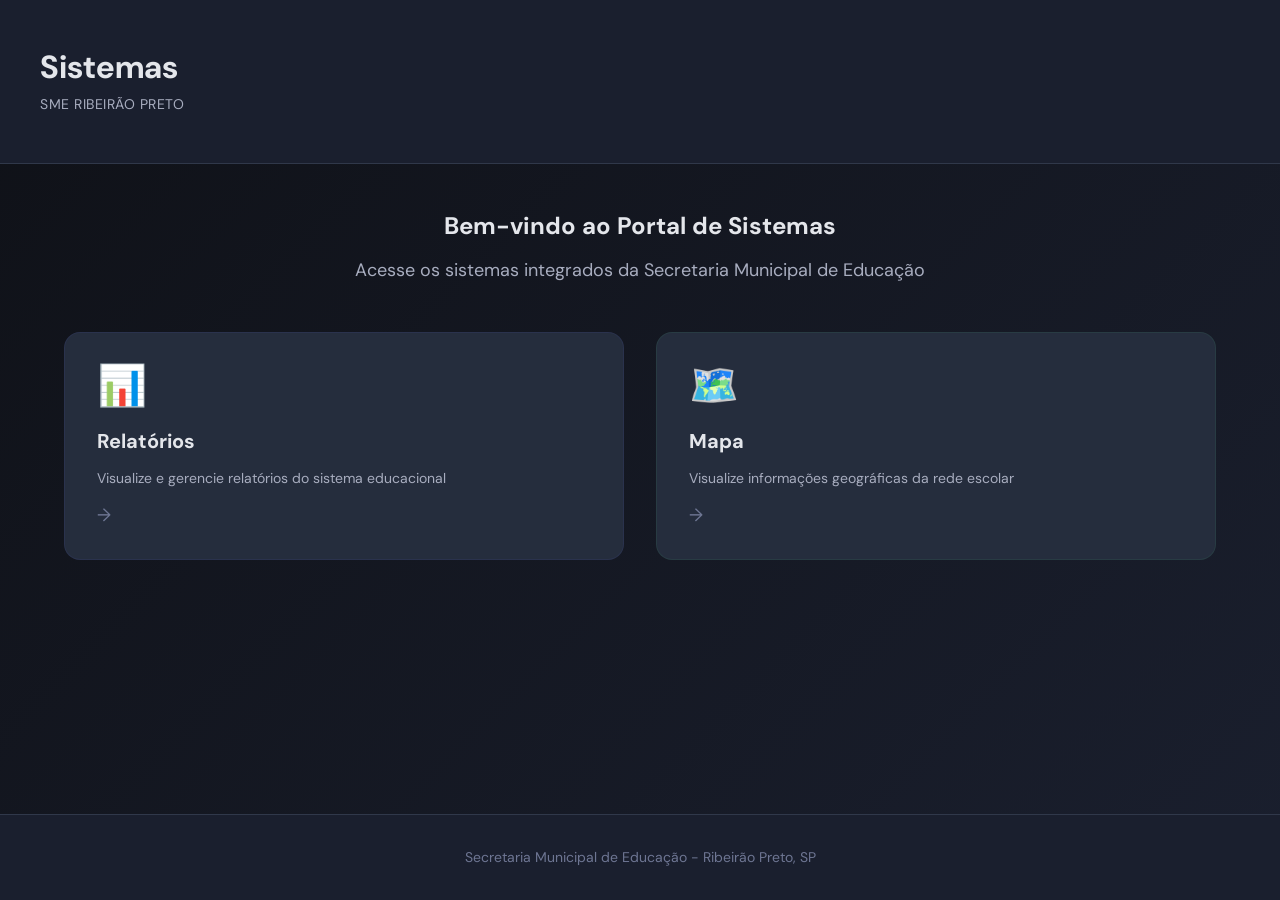
<file: index.html>
<!DOCTYPE html>
<html lang="pt-BR">
<head>
    <meta charset="UTF-8" />
    <meta name="viewport" content="width=device-width, initial-scale=1.0" />
    <title>Sistemas - SME Ribeirão Preto</title>
    
    <link rel="preconnect" href="https://fonts.googleapis.com" />
    <link rel="preconnect" href="https://fonts.gstatic.com" crossorigin />
    <link 
      href="https://fonts.googleapis.com/css2?family=DM+Mono:wght@400;500&family=DM+Sans:wght@400;500;700&display=swap" 
      rel="stylesheet" 
    />

    <style>
        :root {
            /* Core colors */
            --color-bg-primary: #0f1117;
            --color-bg-secondary: #1a1f2e;
            --color-bg-tertiary: #252d3d;
            
            /* Text colors */
            --color-text-primary: #e4e6eb;
            --color-text-secondary: #a8adbf;
            --color-text-tertiary: #6e7693;
            
            /* Accent */
            --color-accent: #5a67d8;
            --color-accent-hover: #4c51bf;
            --color-accent-light: #6b7ee8;
            
            /* Status colors */
            --color-success: #48bb78;
            --color-warning: #ed8936;
            --color-error: #f56565;
            
            /* Borders */
            --color-border: #30384a;
            
            /* Spacing */
            --spacing-xs: 0.25rem;
            --spacing-sm: 0.5rem;
            --spacing-md: 1rem;
            --spacing-lg: 1.5rem;
            --spacing-xl: 2rem;
            --spacing-2xl: 3rem;
            
            /* Typography */
            --font-display: 'DM Sans', sans-serif;
            --font-body: 'DM Sans', sans-serif;
            --font-mono: 'DM Mono', monospace;
            
            --font-size-xs: 0.75rem;
            --font-size-sm: 0.875rem;
            --font-size-base: 1rem;
            --font-size-lg: 1.125rem;
            --font-size-xl: 1.25rem;
            --font-size-2xl: 1.5rem;
            --font-size-3xl: 2rem;
            
            /* Line heights */
            --line-height-tight: 1.2;
            --line-height-normal: 1.5;
            --line-height-relaxed: 1.75;
            
            /* Border radius */
            --radius-sm: 4px;
            --radius-md: 8px;
            --radius-lg: 12px;
            --radius-xl: 16px;
            
            /* Transitions */
            --transition-fast: 150ms ease;
            --transition-base: 300ms ease;
            --transition-slow: 500ms ease;
        }

        @media (prefers-reduced-motion: reduce) {
            * {
                animation-duration: 0.01ms !important;
                animation-iteration-count: 1 !important;
                transition-duration: 0.01ms !important;
            }
        }

        * {
            margin: 0;
            padding: 0;
            box-sizing: border-box;
        }

        html {
            scroll-behavior: smooth;
        }

        body {
            background: linear-gradient(135deg, var(--color-bg-primary) 0%, var(--color-bg-secondary) 100%);
            color: var(--color-text-primary);
            font-family: var(--font-body);
            font-size: var(--font-size-base);
            line-height: var(--line-height-normal);
            -webkit-font-smoothing: antialiased;
            -moz-osx-font-smoothing: grayscale;
            min-height: 100vh;
            display: flex;
            flex-direction: column;
        }

        h1, h2, h3, h4, h5, h6 {
            font-family: var(--font-display);
            font-weight: 700;
            line-height: var(--line-height-tight);
        }

        h1 {
            font-size: var(--font-size-3xl);
        }

        h2 {
            font-size: var(--font-size-2xl);
        }

        h3 {
            font-size: var(--font-size-xl);
        }

        a {
            color: var(--color-accent);
            text-decoration: none;
            transition: color var(--transition-fast);
        }

        a:hover {
            color: var(--color-accent-light);
        }

        a:focus-visible {
            outline: 2px solid var(--color-accent);
            outline-offset: 2px;
            border-radius: var(--radius-sm);
        }

        button {
            font-family: inherit;
            font-size: inherit;
            border: none;
            background: none;
            cursor: pointer;
        }

        ::-webkit-scrollbar {
            width: 8px;
            height: 8px;
        }

        ::-webkit-scrollbar-track {
            background: var(--color-bg-primary);
        }

        ::-webkit-scrollbar-thumb {
            background: var(--color-border);
            border-radius: var(--radius-sm);
        }

        ::-webkit-scrollbar-thumb:hover {
            background: var(--color-text-tertiary);
        }

        /* Header */
        .header {
            padding: var(--spacing-2xl) var(--spacing-lg);
            border-bottom: 1px solid var(--color-border);
            background: var(--color-bg-secondary);
        }

        .header-content {
            max-width: 1200px;
            margin: 0 auto;
        }

        .header h1 {
            color: var(--color-text-primary);
            margin-bottom: var(--spacing-sm);
        }

        .header p {
            color: var(--color-text-secondary);
            font-size: var(--font-size-sm);
            text-transform: uppercase;
            letter-spacing: 0.5px;
        }

        /* Main content */
        .main {
            flex: 1;
            padding: var(--spacing-2xl) var(--spacing-lg);
            max-width: 1200px;
            margin: 0 auto;
            width: 100%;
        }

        .intro {
            text-align: center;
            margin-bottom: var(--spacing-2xl);
        }

        .intro h2 {
            color: var(--color-text-primary);
            margin-bottom: var(--spacing-md);
        }

        .intro p {
            color: var(--color-text-secondary);
            font-size: var(--font-size-lg);
        }

        /* Grid */
        .grid {
            display: grid;
            grid-template-columns: repeat(auto-fit, minmax(300px, 1fr));
            gap: var(--spacing-xl);
            margin-bottom: var(--spacing-2xl);
        }

        /* Cards */
        .card {
            position: relative;
            padding: var(--spacing-xl);
            border-radius: var(--radius-xl);
            background: var(--color-bg-tertiary);
            border: 1px solid var(--color-border);
            text-align: left;
            transition: all var(--transition-base);
            display: flex;
            flex-direction: column;
            gap: var(--spacing-md);
            cursor: pointer;
        }

        .card:hover {
            border-color: var(--color-accent);
            transform: translateY(-4px);
            background: var(--color-bg-secondary);
        }

        .card:focus-visible {
            outline: 2px solid var(--color-accent);
            outline-offset: 2px;
        }

        .card:disabled {
            opacity: 0.7;
            cursor: not-allowed;
        }

        .card-icon {
            font-size: 2.5rem;
            line-height: 1;
            margin-bottom: var(--spacing-sm);
        }

        .card h3 {
            color: var(--color-text-primary);
            margin: 0;
        }

        .card p {
            color: var(--color-text-secondary);
            font-size: var(--font-size-sm);
            margin: 0;
            flex-grow: 1;
        }

        .card-arrow {
            color: var(--color-text-tertiary);
            font-size: var(--font-size-lg);
            transition: all var(--transition-base);
        }

        .card:hover .card-arrow {
            color: var(--color-accent);
            transform: translateX(4px);
        }

        /* Color variants */
        .card--accent {
            border-color: rgba(90, 103, 216, 0.1);
        }

        .card--accent:hover {
            border-color: var(--color-accent);
            box-shadow: 0 0 20px rgba(90, 103, 216, 0.1);
        }

        .card--success {
            border-color: rgba(72, 187, 120, 0.1);
        }

        .card--success:hover {
            border-color: var(--color-success);
            box-shadow: 0 0 20px rgba(72, 187, 120, 0.1);
        }

        /* Footer */
        .footer {
            padding: var(--spacing-xl) var(--spacing-lg);
            border-top: 1px solid var(--color-border);
            background: var(--color-bg-secondary);
            text-align: center;
            color: var(--color-text-tertiary);
            font-size: var(--font-size-sm);
            margin-top: auto;
        }

        /* Loading indicator */
        .loading-indicator {
            position: fixed;
            top: 0;
            left: 0;
            right: 0;
            height: 3px;
            background: linear-gradient(
                90deg,
                var(--color-accent),
                var(--color-accent-light),
                var(--color-accent)
            );
            animation: loading 0.8s ease-in-out;
        }

        @keyframes loading {
            0% {
                width: 0;
            }
            50% {
                width: 70%;
            }
            100% {
                width: 100%;
            }
        }

        /* Responsive */
        @media (max-width: 768px) {
            .header {
                padding: var(--spacing-xl) var(--spacing-md);
            }

            .header h1 {
                font-size: var(--font-size-2xl);
            }

            .main {
                padding: var(--spacing-xl) var(--spacing-md);
            }

            .grid {
                grid-template-columns: 1fr;
                gap: var(--spacing-lg);
            }

            .card {
                padding: var(--spacing-lg);
            }

            .intro {
                margin-bottom: var(--spacing-xl);
            }

            .intro h2 {
                font-size: var(--font-size-2xl);
            }

            .intro p {
                font-size: var(--font-size-base);
            }
        }

        @media (max-width: 480px) {
            .header h1 {
                font-size: var(--font-size-2xl);
            }

            .main {
                padding: var(--spacing-lg) var(--spacing-md);
            }

            .card {
                padding: var(--spacing-md);
                gap: var(--spacing-sm);
            }

            .card h3 {
                font-size: var(--font-size-lg);
            }

            .footer {
                padding: var(--spacing-lg) var(--spacing-md);
                font-size: var(--font-size-xs);
            }
        }
    </style>
</head>
<body>
    <header class="header">
        <div class="header-content">
            <h1>Sistemas</h1>
            <p>SME Ribeirão Preto</p>
        </div>
    </header>

    <main class="main">
        <div class="intro">
            <h2>Bem-vindo ao Portal de Sistemas</h2>
            <p>Acesse os sistemas integrados da Secretaria Municipal de Educação</p>
        </div>

        <div class="grid" id="sistemas-grid"></div>
    </main>

    <footer class="footer">
        <p>Secretaria Municipal de Educação - Ribeirão Preto, SP</p>
    </footer>

    <div class="loading-indicator" id="loading" style="display: none;"></div>

    <script>
        const sistemas = [
            {
                id: 'relatorios',
                name: 'Relatórios',
                description: 'Visualize e gerencie relatórios do sistema educacional',
                icon: '📊',
                url: 'https://script.google.com/macros/s/AKfycbydArqsFE8fCijWuc_st3Kd3jbQaUWRyEnQja-Nh2dOaKueuV_jX0iaDyToMKRXjKHO/exec',
                color: 'accent'
            },
            {
                id: 'mapa',
                name: 'Mapa',
                description: 'Visualize informações geográficas da rede escolar',
                icon: '🗺️',
                url: 'https://script.google.com/a/macros/educacao.pmrp.sp.gov.br/s/AKfycbzjQwLUW_h8t6x6NeOGaptdbIm5rVjOGDAF1BlYI3n58od0A6t-LpJO3rE26GMZ_VzM/exec',
                color: 'success'
            }
        ];

        const grid = document.getElementById('sistemas-grid');
        const loading = document.getElementById('loading');

        sistemas.forEach((sistema) => {
            const card = document.createElement('button');
            card.className = `card card--${sistema.color}`;
            card.setAttribute('aria-label', `Acessar ${sistema.name}`);
            
            card.innerHTML = `
                <div class="card-icon">${sistema.icon}</div>
                <h3>${sistema.name}</h3>
                <p>${sistema.description}</p>
                <div class="card-arrow">→</div>
            `;

            card.addEventListener('click', () => {
                loading.style.display = 'block';
                setTimeout(() => {
                    window.location.href = sistema.url;
                }, 300);
            });

            grid.appendChild(card);
        });
    </script>
</body>
</html>
</file>
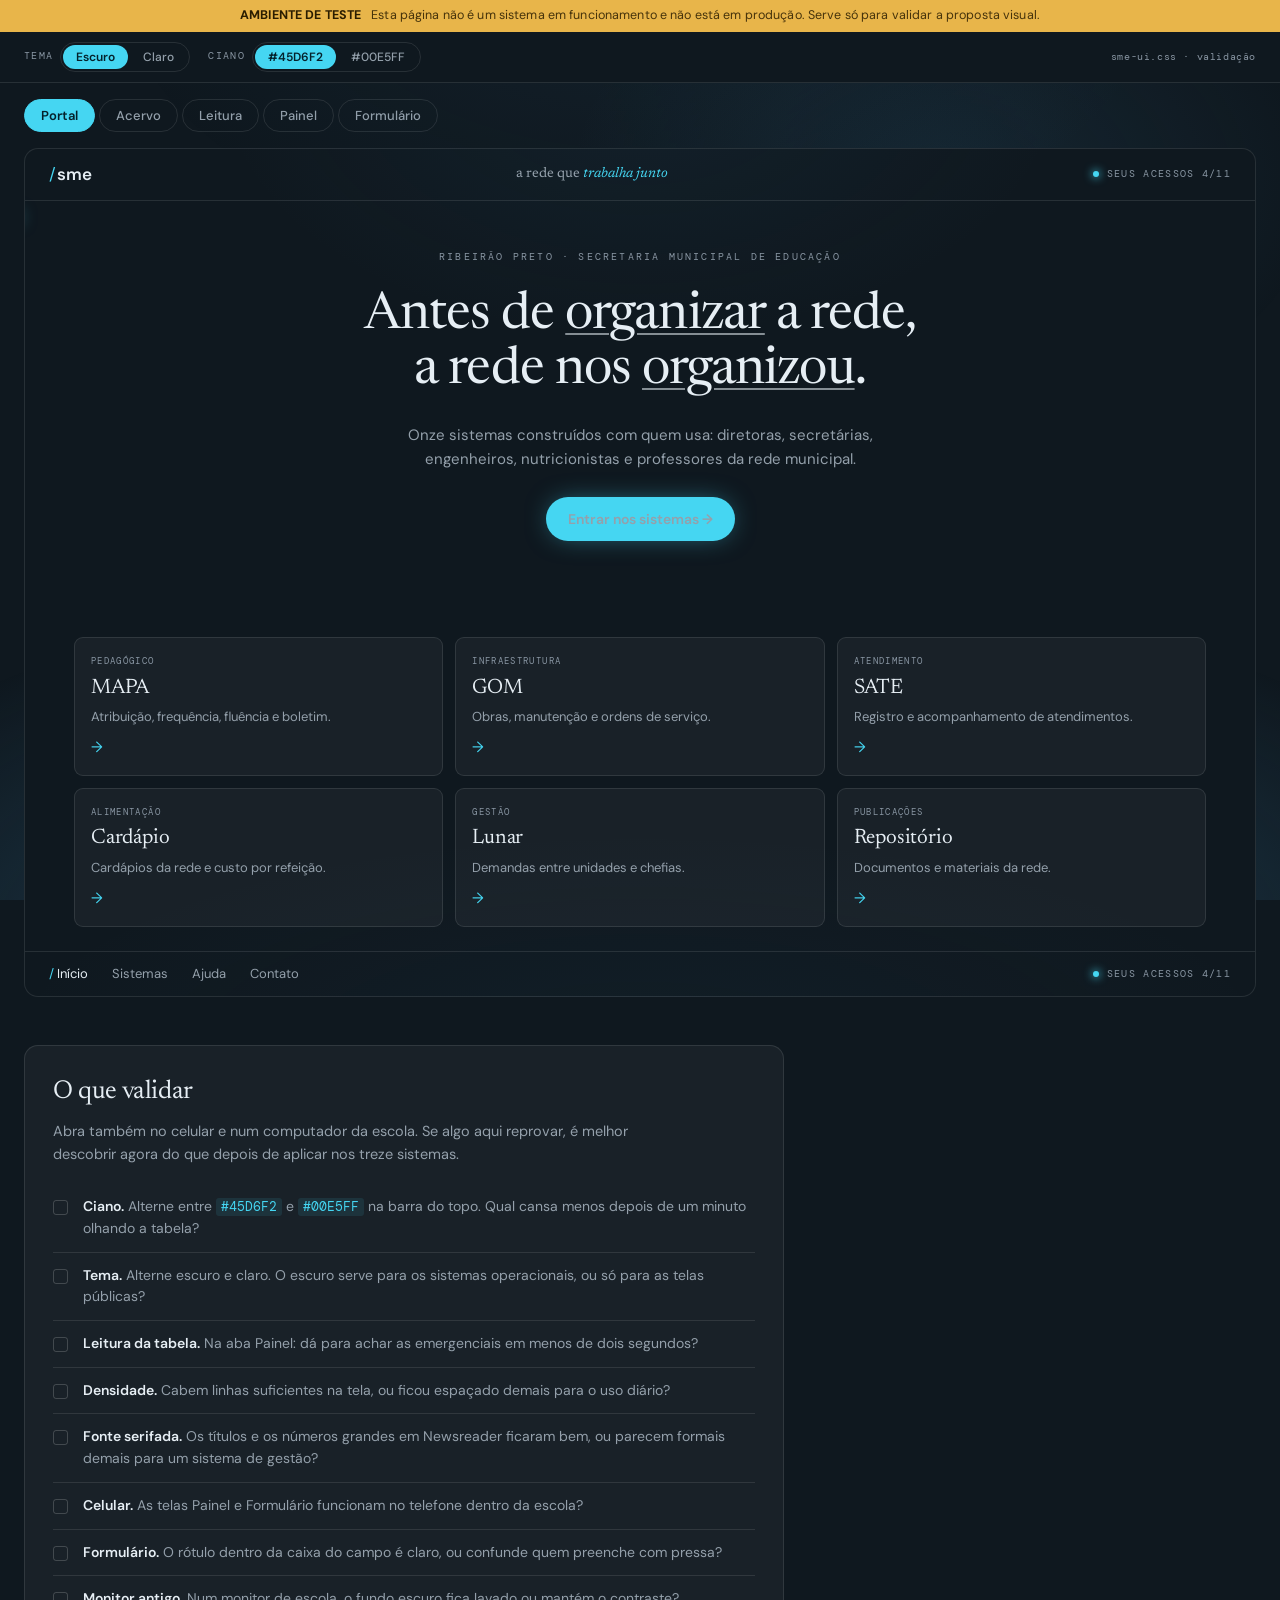
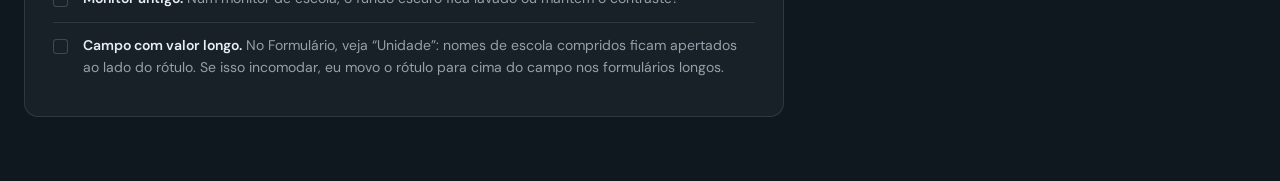
<file: teste-visual.html>
<!DOCTYPE html>
<html lang="pt-BR" data-tema="escuro" data-acento="ciano">
<head>
<meta charset="UTF-8">
<meta name="viewport" content="width=device-width, initial-scale=1">
<meta name="robots" content="noindex, nofollow">
<title>Teste visual — Sistemas SME Ribeirão Preto</title>

<link rel="preconnect" href="https://fonts.googleapis.com">
<link rel="preconnect" href="https://fonts.gstatic.com" crossorigin>
<link href="https://fonts.googleapis.com/css2?family=DM+Mono:wght@400;500&family=DM+Sans:opsz,wght@9..40,400;9..40,500;9..40,600;9..40,700&family=Newsreader:opsz,wght@6..72,300;6..72,400;6..72,500&display=swap" rel="stylesheet">

<link rel="stylesheet" href="sme-ui.css">

<style>
  /* ---- Estilos APENAS da página de teste. Nada aqui vai para produção. ---- */
  body{ margin:0; min-height:100vh; display:flex; flex-direction:column; }

  /* faixa de aviso — deixa claro que não é o sistema real */
  .t-aviso{
    position:sticky; top:0; z-index:50;
    display:flex; align-items:center; justify-content:center; gap:10px;
    flex-wrap:wrap; text-align:center;
    padding:7px 16px;
    background:#E8B54A; color:#2A1D00;
    font:600 12.5px/1.4 "DM Sans",system-ui,sans-serif;
    letter-spacing:.01em;
  }
  .t-aviso b{ font-weight:700; }
  .t-aviso span{ font-weight:400; opacity:.85; }

  /* barra de controles de validação */
  .t-barra{
    position:sticky; top:31px; z-index:49;
    display:flex; align-items:center; gap:18px; flex-wrap:wrap;
    padding:10px 24px;
    background:var(--sme-fundo);
    border-bottom:1px solid var(--sme-borda);
  }
  .t-grupo{ display:flex; align-items:center; gap:7px; }
  .t-grupo > span{
    font-family:var(--sme-mono); font-size:9.5px; letter-spacing:.14em;
    text-transform:uppercase; color:var(--sme-texto-3);
  }
  .t-opcoes{ display:flex; border:1px solid var(--sme-borda); border-radius:999px; padding:2px; gap:2px; }
  .t-opcoes button{
    border:0; background:transparent; cursor:pointer;
    font:500 12px/1 "DM Sans",system-ui,sans-serif;
    color:var(--sme-texto-2); padding:6px 13px; border-radius:999px;
    transition:background .2s, color .2s;
  }
  .t-opcoes button[aria-pressed="true"]{ background:var(--sme-acento); color:var(--sme-acento-tinta); font-weight:600; }
  .t-barra .t-espaco{ flex:1; }
  .t-versao{ font-family:var(--sme-mono); font-size:10px; color:var(--sme-texto-3); letter-spacing:.06em; }

  /* abas de tela */
  .t-abas{ display:flex; gap:4px; flex-wrap:wrap; padding:16px 24px 0; }
  .t-abas button{
    border:1px solid var(--sme-borda); background:transparent; cursor:pointer;
    font:500 13px/1 "DM Sans",system-ui,sans-serif; color:var(--sme-texto-2);
    padding:9px 16px; border-radius:999px; transition:all .2s;
  }
  .t-abas button:hover{ color:var(--sme-texto); border-color:var(--sme-borda-forte); }
  .t-abas button[aria-selected="true"]{
    background:var(--sme-acento); border-color:var(--sme-acento);
    color:var(--sme-acento-tinta); font-weight:600;
  }

  /* moldura da tela demonstrada */
  .t-palco{ padding:16px 24px 40px; flex:1; }
  .t-tela{
    border:1px solid var(--sme-borda);
    border-radius:14px;
    overflow:hidden;
    position:relative;
    background:var(--sme-fundo);
    background-image:
      radial-gradient(52% 46% at 50% -8%, rgba(var(--sme-halo),var(--sme-halo-forca)) 0%, rgba(var(--sme-halo),0) 66%),
      radial-gradient(74% 36% at 50% 106%, rgba(var(--sme-halo),calc(var(--sme-halo-forca) * .7)) 0%, rgba(var(--sme-halo),0) 70%);
  }
  .t-tela[hidden]{ display:none; }

  /* combinação folha clara sobre o mundo escuro */
  .t-sobreposto{ display:flex; gap:0; min-height:440px; }
  .t-fundo{ flex:1; min-width:0; filter:blur(2.5px) saturate(.85); opacity:.6; pointer-events:none; }
  .t-frente{ width:min(560px,58%); flex:none; }
  .t-frente .sme-folha{ border-radius:0; height:100%; box-shadow:none; padding-right:62px; }

  /* trilho vertical de progresso de leitura */
  .t-trilho{
    position:absolute; right:14px; top:50%;
    transform:translateY(-50%) rotate(180deg);
    writing-mode:vertical-rl;
    font-family:var(--sme-mono); font-size:9px; letter-spacing:.16em;
    text-transform:uppercase; color:#9AA2A9;
    display:flex; align-items:center; gap:16px;
  }
  .t-trilho em{ font-style:normal; color:#0F72A8; }

  /* fotos falsas: coloridas por baixo do filtro cinza */
  .f1{ background:linear-gradient(145deg,#c9a27a,#5a3f2e 55%,#8f6a4a); }
  .f2{ background:linear-gradient(120deg,#4a6a80,#a9c2cf 40%,#26383f); }
  .f3{ background:linear-gradient(200deg,#b09a6a,#4a4a2e 70%,#7d7a52); }
  .f4{ background:linear-gradient(160deg,#8a6f9c,#33263d 60%,#6b5a7a); }

  /* checklist de validação */
  .t-check{ padding:8px 24px 64px; }
  .t-check .t-caixa{
    border:1px solid var(--sme-borda); border-radius:14px;
    background:var(--sme-superficie);
    padding:26px 28px;
    max-width:760px;
  }
  .t-check h2{
    font-family:var(--sme-serifada); font-weight:400; font-size:26px;
    letter-spacing:-.015em; margin:0 0 6px;
  }
  .t-check p{ margin:0; color:var(--sme-texto-2); font-size:14.5px; max-width:62ch; }
  .t-check ul{ margin:18px 0 0; padding:0; list-style:none; }
  .t-check li{
    position:relative;
    padding:12px 0 12px 30px;
    border-bottom:1px solid var(--sme-borda);
    font-size:14px; line-height:1.55; color:var(--sme-texto-2);
  }
  .t-check li:last-child{ border-bottom:0; }
  .t-check li::before{
    content:""; position:absolute; left:0; top:16px;
    width:15px; height:15px;
    border:1px solid var(--sme-borda-forte); border-radius:3px;
  }
  .t-check li b{ color:var(--sme-texto); font-weight:600; }
  .t-check code{
    font-family:var(--sme-mono); font-size:12.5px;
    color:var(--sme-acento);
    background:rgba(var(--sme-acento-rgb),.10);
    padding:1px 5px; border-radius:3px;
  }

  @media (max-width:720px){
    .t-barra{ top:44px; padding:10px 16px; gap:12px; }
    .t-abas,.t-palco,.t-check{ padding-left:16px; padding-right:16px; }
    .t-sobreposto{ flex-direction:column; }
    .t-fundo{ display:none; }
    .t-frente{ width:100%; }
    .t-frente .sme-folha{ padding-right:var(--sme-e4); }
    .t-trilho{ display:none; }
  }
</style>
</head>

<body class="sme">

<div class="t-aviso">
  <b>AMBIENTE DE TESTE</b>
  <span>Esta página não é um sistema em funcionamento e não está em produção. Serve só para validar a proposta visual.</span>
</div>

<div class="t-barra">
  <div class="t-grupo">
    <span>Tema</span>
    <div class="t-opcoes" id="ctl-tema">
      <button type="button" data-v="escuro" aria-pressed="true">Escuro</button>
      <button type="button" data-v="claro" aria-pressed="false">Claro</button>
    </div>
  </div>
  <div class="t-grupo">
    <span>Ciano</span>
    <div class="t-opcoes" id="ctl-acento">
      <button type="button" data-v="ciano" aria-pressed="true">#45D6F2</button>
      <button type="button" data-v="neon" aria-pressed="false">#00E5FF</button>
    </div>
  </div>
  <div class="t-espaco"></div>
  <span class="t-versao">sme-ui.css · validação</span>
</div>

<nav class="t-abas" role="tablist" aria-label="Telas de teste">
  <button type="button" role="tab" aria-selected="true"  data-tela="portal">Portal</button>
  <button type="button" role="tab" aria-selected="false" data-tela="acervo">Acervo</button>
  <button type="button" role="tab" aria-selected="false" data-tela="leitura">Leitura</button>
  <button type="button" role="tab" aria-selected="false" data-tela="painel">Painel</button>
  <button type="button" role="tab" aria-selected="false" data-tela="formulario">Formulário</button>
</nav>

<main class="t-palco">

  <!-- ═══════════ PORTAL ═══════════ -->
  <section class="t-tela" id="tela-portal" role="tabpanel" aria-label="Portal de sistemas">
    <span class="sme-cometa" aria-hidden="true"></span>

    <header class="sme-topo">
      <a class="sme-marca" href="#"><em>/</em>sme</a>
      <div class="sme-topo-centro">a rede que <b>trabalha junto</b></div>
      <span class="sme-contador">SEUS ACESSOS 4/11</span>
    </header>

    <div class="sme-heroi">
      <div class="sme-desde">Ribeirão Preto · Secretaria Municipal de Educação</div>
      <h1 class="sme-titulo sme-titulo--g">
        Antes de <span class="sme-enfase">organizar</span> a rede,<br>
        a rede nos <span class="sme-enfase">organizou</span>.
      </h1>
      <p>Onze sistemas construídos com quem usa: diretoras, secretárias, engenheiros, nutricionistas e professores da rede municipal.</p>
      <p style="margin-top:26px"><a class="sme-botao" href="#tela-acervo">Entrar nos sistemas →</a></p>
    </div>

    <div class="sme-muro sme-muro--inclinado sme-muro--3col">
      <button class="sme-cartao" type="button">
        <span class="sme-faisca"></span>
        <span class="sme-cartao-grupo">Pedagógico</span>
        <span class="sme-cartao-titulo">MAPA</span>
        <span class="sme-cartao-desc">Atribuição, frequência, fluência e boletim.</span>
        <span class="sme-cartao-seta">→</span>
      </button>
      <button class="sme-cartao" type="button">
        <span class="sme-faisca"></span>
        <span class="sme-cartao-grupo">Infraestrutura</span>
        <span class="sme-cartao-titulo">GOM</span>
        <span class="sme-cartao-desc">Obras, manutenção e ordens de serviço.</span>
        <span class="sme-cartao-seta">→</span>
      </button>
      <button class="sme-cartao" type="button">
        <span class="sme-faisca"></span>
        <span class="sme-cartao-grupo">Atendimento</span>
        <span class="sme-cartao-titulo">SATE</span>
        <span class="sme-cartao-desc">Registro e acompanhamento de atendimentos.</span>
        <span class="sme-cartao-seta">→</span>
      </button>
      <button class="sme-cartao" type="button">
        <span class="sme-faisca"></span>
        <span class="sme-cartao-grupo">Alimentação</span>
        <span class="sme-cartao-titulo">Cardápio</span>
        <span class="sme-cartao-desc">Cardápios da rede e custo por refeição.</span>
        <span class="sme-cartao-seta">→</span>
      </button>
      <button class="sme-cartao" type="button">
        <span class="sme-faisca"></span>
        <span class="sme-cartao-grupo">Gestão</span>
        <span class="sme-cartao-titulo">Lunar</span>
        <span class="sme-cartao-desc">Demandas entre unidades e chefias.</span>
        <span class="sme-cartao-seta">→</span>
      </button>
      <button class="sme-cartao" type="button">
        <span class="sme-faisca"></span>
        <span class="sme-cartao-grupo">Publicações</span>
        <span class="sme-cartao-titulo">Repositório</span>
        <span class="sme-cartao-desc">Documentos e materiais da rede.</span>
        <span class="sme-cartao-seta">→</span>
      </button>
    </div>

    <footer class="sme-rodape">
      <nav class="sme-menu">
        <a href="#" aria-current="page">Início</a>
        <a href="#">Sistemas</a>
        <a href="#">Ajuda</a>
        <a href="#">Contato</a>
      </nav>
      <span class="sme-contador">SEUS ACESSOS 4/11</span>
    </footer>
  </section>

  <!-- ═══════════ ACERVO ═══════════ -->
  <section class="t-tela" id="tela-acervo" role="tabpanel" aria-label="Acervo do repositório" hidden>
    <span class="sme-cometa" aria-hidden="true"></span>

    <header class="sme-topo">
      <a class="sme-marca" href="#"><em>/</em>sme</a>
      <div class="sme-topo-centro">acervo <b>da rede</b></div>
      <span class="sme-contador">LIDOS 6/48</span>
    </header>

    <div class="sme-larg" style="padding-top:28px">
      <p class="sme-rotulo sme-rotulo--linha">Publicações da Secretaria</p>
      <h2 class="sme-titulo sme-titulo--m" style="margin-top:14px">O que a rede escreveu sobre a própria rede</h2>
    </div>

    <div class="sme-muro sme-muro--inclinado sme-muro--3col">
      <button class="sme-cartao" type="button">
        <span class="sme-faisca"></span>
        <span class="sme-cartao-titulo">Alfabetização nos anos iniciais</span>
        <span class="sme-autoria">
          <span class="sme-avatar f1"></span>
          <span><span class="sme-autoria-nome">Coordenadoria Pedagógica</span><br><span class="sme-autoria-papel">Caderno · 2025</span></span>
        </span>
      </button>
      <button class="sme-cartao" type="button">
        <span class="sme-faisca"></span>
        <span class="sme-foto f2"></span>
        <span class="sme-cartao-titulo">Semana da Educação Municipal</span>
        <span class="sme-autoria">
          <span class="sme-avatar f3"></span>
          <span><span class="sme-autoria-nome">Assessoria de Comunicação</span><br><span class="sme-autoria-papel">Registro · 2024</span></span>
        </span>
      </button>
      <button class="sme-cartao" type="button" aria-current="true">
        <span class="sme-faisca"></span>
        <span class="sme-cartao-titulo">Currículo de Ribeirão Preto</span>
        <span class="sme-autoria">
          <span class="sme-avatar f2"></span>
          <span><span class="sme-autoria-nome">Departamento Pedagógico</span><br><span class="sme-autoria-papel">Documento · 2023</span></span>
        </span>
      </button>
      <button class="sme-cartao" type="button">
        <span class="sme-faisca"></span>
        <span class="sme-foto f3"></span>
        <span class="sme-cartao-titulo">Educação especial: práticas na rede</span>
        <span class="sme-autoria">
          <span class="sme-avatar f4"></span>
          <span><span class="sme-autoria-nome">Educação Especial</span><br><span class="sme-autoria-papel">Relato · 2025</span></span>
        </span>
      </button>
      <button class="sme-cartao" type="button">
        <span class="sme-faisca"></span>
        <span class="sme-cartao-titulo">Guia de acolhimento de novos professores</span>
        <span class="sme-autoria">
          <span class="sme-avatar f1"></span>
          <span><span class="sme-autoria-nome">Formação Continuada</span><br><span class="sme-autoria-papel">Guia · 2025</span></span>
        </span>
      </button>
      <button class="sme-cartao" type="button">
        <span class="sme-faisca"></span>
        <span class="sme-foto f4"></span>
        <span class="sme-cartao-titulo">Revista da Educação nº 12</span>
        <span class="sme-autoria">
          <span class="sme-avatar f2"></span>
          <span><span class="sme-autoria-nome">Assessoria de Comunicação</span><br><span class="sme-autoria-papel">Revista · 2026</span></span>
        </span>
      </button>
    </div>

    <footer class="sme-rodape">
      <nav class="sme-menu">
        <a href="#">Início</a>
        <a href="#" aria-current="page">Acervo</a>
        <a href="#">Coleções</a>
        <a href="#">Enviar material</a>
      </nav>
      <span class="sme-contador">LIDOS 6/48</span>
    </footer>
  </section>

  <!-- ═══════════ LEITURA ═══════════ -->
  <section class="t-tela" id="tela-leitura" role="tabpanel" aria-label="Artigo aberto" hidden>
    <div class="t-sobreposto">
      <div class="t-fundo" aria-hidden="true">
        <header class="sme-topo">
          <a class="sme-marca" href="#"><em>/</em>sme</a>
          <div class="sme-topo-centro">revista <b>da educação</b></div>
        </header>
        <div class="sme-muro sme-muro--inclinado">
          <div class="sme-cartao"><span class="sme-cartao-titulo">Alfabetização nos anos iniciais</span></div>
          <div class="sme-cartao" aria-current="true"><span class="sme-cartao-titulo">A escola que escuta antes de decidir</span></div>
          <div class="sme-cartao"><span class="sme-foto f3"></span><span class="sme-cartao-titulo">Educação especial</span></div>
          <div class="sme-cartao"><span class="sme-cartao-titulo">Guia de acolhimento de novos professores</span></div>
          <div class="sme-cartao"><span class="sme-foto f1"></span><span class="sme-cartao-titulo">Revista da Educação nº 12</span></div>
          <div class="sme-cartao"><span class="sme-cartao-titulo">Boas práticas de gestão escolar</span></div>
        </div>
      </div>

      <article class="t-frente">
        <div class="sme-folha">
          <h1 class="sme-folha-titulo">A escola que escuta antes de decidir</h1>

          <div class="sme-folha-assinatura" style="margin-top:18px">
            <span class="sme-avatar f2"></span>
            <span>
              <span class="sme-autoria-nome">Marta Ribeiro</span><br>
              <span class="sme-autoria-papel">Diretora · EMEF Prof. João Palma Guião</span>
            </span>
          </div>

          <p class="sme-rotulo" style="margin:22px 0 12px">Introdução</p>

          <p class="sme-folha-abertura">Assumi a direção em fevereiro achando que meu trabalho era decidir rápido. Levei um ano para entender que era decidir depois — depois de ouvir as pessoas que já estavam ali.</p>

          <p class="sme-folha-par">A primeira reunião foi um desastre. Eu tinha um plano de quinze páginas e trinta professores em silêncio na minha frente. Ninguém discordou de nada, e foi exatamente esse o problema.</p>

          <p class="sme-folha-par">Uma professora me procurou depois, no corredor. Disse que o plano era bom, mas que a escola já tinha tentado aquilo em 2019 e não funcionou por um motivo que não estava em lugar nenhum do papel.</p>

          <p class="sme-folha-par sme-folha-par--adiante">Perguntei por que ela não tinha falado na reunião. Ela respondeu que ninguém tinha perguntado. Foi a frase mais cara que já ouvi na minha carreira, e ela não custou nada.</p>

          <p class="sme-folha-par sme-folha-par--adiante">A partir dali mudei o formato. Toda proposta passa por três semanas de conversa antes de virar documento.</p>

          <div class="t-trilho" aria-hidden="true">
            <span>Tempo de leitura 4:20</span>
            <em>32% lido</em>
          </div>
        </div>
      </article>
    </div>
  </section>

  <!-- ═══════════ PAINEL ═══════════ -->
  <section class="t-tela" id="tela-painel" role="tabpanel" aria-label="Painel operacional" hidden>
    <span class="sme-cometa" aria-hidden="true"></span>

    <header class="sme-topo">
      <a class="sme-marca" href="#"><em>/</em>gom</a>
      <div class="sme-topo-centro">obras e <b>manutenção</b></div>
      <span class="sme-contador">SUA EQUIPE 12 ABERTAS</span>
    </header>

    <div style="padding:24px">
      <div style="display:flex;align-items:flex-end;justify-content:space-between;gap:18px;flex-wrap:wrap;margin-bottom:20px">
        <div>
          <h2 class="sme-titulo sme-titulo--m">Demandas em aberto</h2>
          <p class="sme-apoio" style="font-size:13px;margin:5px 0 0">Atualizado há 4 minutos · 217 registros</p>
        </div>
        <div style="display:flex;gap:7px;flex-wrap:wrap">
          <button class="sme-filtro" type="button" aria-pressed="true">Todas</button>
          <button class="sme-filtro" type="button" aria-pressed="false">Emergenciais</button>
          <button class="sme-filtro" type="button" aria-pressed="false">Aguardando orçamento</button>
          <button class="sme-filtro" type="button" aria-pressed="false">Minha equipe</button>
        </div>
      </div>

      <div class="sme-kpis" style="margin-bottom:20px">
        <div class="sme-kpi">
          <span class="sme-kpi-rotulo">Em atendimento</span>
          <span class="sme-kpi-valor">142</span>
          <svg class="sme-mini" viewBox="0 0 120 26" preserveAspectRatio="none" aria-hidden="true">
            <path d="M0,20 L20,17 L40,19 L60,12 L80,14 L100,8 L120,6 L120,26 L0,26 Z" fill="rgba(var(--sme-acento-rgb),.13)"/>
            <path d="M0,20 L20,17 L40,19 L60,12 L80,14 L100,8 L120,6" fill="none" stroke="var(--sme-acento)" stroke-width="1.4"/>
            <circle cx="120" cy="6" r="2.3" fill="var(--sme-acento)"/>
          </svg>
          <span class="sme-kpi-nota"><span class="sme-alta">▲ <b>12</b></span> na semana</span>
        </div>
        <div class="sme-kpi">
          <span class="sme-kpi-rotulo">Emergenciais</span>
          <span class="sme-kpi-valor">18</span>
          <svg class="sme-mini" viewBox="0 0 120 26" preserveAspectRatio="none" aria-hidden="true">
            <path d="M0,22 L20,21 L40,18 L60,19 L80,13 L100,10 L120,4 L120,26 L0,26 Z" fill="rgba(240,119,107,.14)"/>
            <path d="M0,22 L20,21 L40,18 L60,19 L80,13 L100,10 L120,4" fill="none" stroke="var(--sme-critico)" stroke-width="1.4"/>
            <circle cx="120" cy="4" r="2.3" fill="var(--sme-critico)"/>
          </svg>
          <span class="sme-kpi-nota"><span class="sme-baixa">▲ <b>5</b></span> na semana</span>
        </div>
        <div class="sme-kpi">
          <span class="sme-kpi-rotulo">Aguardando orçamento</span>
          <span class="sme-kpi-valor">57</span>
          <svg class="sme-mini" viewBox="0 0 120 26" preserveAspectRatio="none" aria-hidden="true">
            <path d="M0,14 L20,15 L40,13 L60,15 L80,14 L100,13 L120,14" fill="none" stroke="currentColor" stroke-width="1.4" opacity=".4"/>
          </svg>
          <span class="sme-kpi-nota">estável</span>
        </div>
        <div class="sme-kpi">
          <span class="sme-kpi-rotulo">Concluídas no mês</span>
          <span class="sme-kpi-valor">309</span>
          <svg class="sme-mini" viewBox="0 0 120 26" preserveAspectRatio="none" aria-hidden="true">
            <path d="M0,21 L20,18 L40,16 L60,13 L80,11 L100,9 L120,5 L120,26 L0,26 Z" fill="rgba(63,214,154,.14)"/>
            <path d="M0,21 L20,18 L40,16 L60,13 L80,11 L100,9 L120,5" fill="none" stroke="var(--sme-ok)" stroke-width="1.4"/>
            <circle cx="120" cy="5" r="2.3" fill="var(--sme-ok)"/>
          </svg>
          <span class="sme-kpi-nota"><span class="sme-alta">▲ <b>8%</b></span> sobre julho</span>
        </div>
      </div>

      <div class="sme-tabela-caixa sme-rolagem">
        <table class="sme-tabela">
          <thead>
            <tr>
              <th scope="col">Unidade</th>
              <th scope="col">Solicitação</th>
              <th scope="col">Aberta em</th>
              <th scope="col">Dias úteis</th>
              <th scope="col">Equipe</th>
              <th scope="col">Situação</th>
            </tr>
          </thead>
          <tbody>
            <tr class="sme-linha-critica">
              <td class="sme-td-principal sme-td-faixa">EMEF Prof. João Palma Guião</td>
              <td>Infiltração no bloco B</td>
              <td class="sme-td-num">02/08</td><td class="sme-td-num">4</td><td>Equipe 2</td>
              <td><span class="sme-estado sme-estado--critico">Emergencial</span></td>
            </tr>
            <tr class="sme-linha-atencao">
              <td class="sme-td-principal sme-td-faixa">EMEI Jardim Aeroporto</td>
              <td>Troca de luminárias</td>
              <td class="sme-td-num">29/07</td><td class="sme-td-num">8</td><td>Equipe 1</td>
              <td><span class="sme-estado sme-estado--atencao">Orçamento</span></td>
            </tr>
            <tr class="sme-linha-ok">
              <td class="sme-td-principal sme-td-faixa">EMEF Alberto Jorge Franco</td>
              <td>Reparo em portão</td>
              <td class="sme-td-num">27/07</td><td class="sme-td-num">10</td><td>Equipe 3</td>
              <td><span class="sme-estado sme-estado--ok">Em execução</span></td>
            </tr>
            <tr class="sme-linha-ok">
              <td class="sme-td-principal sme-td-faixa">CEI Vila Virgínia</td>
              <td>Vazamento na cozinha</td>
              <td class="sme-td-num">24/07</td><td class="sme-td-num">13</td><td>Equipe 2</td>
              <td><span class="sme-estado sme-estado--ok">Em execução</span></td>
            </tr>
            <tr>
              <td class="sme-td-principal sme-td-faixa">EMEF Dom Luís do Amaral</td>
              <td>Pintura de fachada</td>
              <td class="sme-td-num">18/07</td><td class="sme-td-num">17</td><td>—</td>
              <td><span class="sme-estado sme-estado--neutro">Na fila</span></td>
            </tr>
            <tr>
              <td class="sme-td-principal sme-td-faixa">EMEI Parque Ribeirão</td>
              <td>Manutenção de playground</td>
              <td class="sme-td-num">15/07</td><td class="sme-td-num">19</td><td>—</td>
              <td><span class="sme-estado sme-estado--neutro">Na fila</span></td>
            </tr>
          </tbody>
        </table>
      </div>
    </div>

    <footer class="sme-rodape">
      <nav class="sme-menu">
        <a href="#" aria-current="page">Demandas</a>
        <a href="#">Obras</a>
        <a href="#">Orçamentos</a>
        <a href="#">Saldo</a>
      </nav>
      <span class="sme-contador">SUA EQUIPE 12 ABERTAS</span>
    </footer>
  </section>

  <!-- ═══════════ FORMULÁRIO ═══════════ -->
  <section class="t-tela" id="tela-formulario" role="tabpanel" aria-label="Nova demanda" hidden>
    <div class="t-sobreposto">
      <div class="t-fundo" aria-hidden="true">
        <header class="sme-topo">
          <a class="sme-marca" href="#"><em>/</em>sme</a>
          <div class="sme-topo-centro">gestão de <b>demandas</b></div>
        </header>
        <div style="padding:24px">
          <div class="sme-kpis">
            <div class="sme-kpi"><span class="sme-kpi-rotulo">Em aberto</span><span class="sme-kpi-valor">64</span></div>
            <div class="sme-kpi"><span class="sme-kpi-rotulo">No prazo</span><span class="sme-kpi-valor">51</span></div>
            <div class="sme-kpi"><span class="sme-kpi-rotulo">Vencidas</span><span class="sme-kpi-valor">13</span></div>
          </div>
          <div class="sme-tabela-caixa" style="margin-top:20px">
            <table class="sme-tabela">
              <thead><tr><th>Unidade</th><th>Assunto</th><th>Situação</th></tr></thead>
              <tbody>
                <tr><td class="sme-td-principal">EMEF Palma Guião</td><td>Infiltração no bloco B</td><td><span class="sme-estado sme-estado--critico">Emergencial</span></td></tr>
                <tr><td class="sme-td-principal">EMEI Jardim Aeroporto</td><td>Troca de luminárias</td><td><span class="sme-estado sme-estado--atencao">Orçamento</span></td></tr>
                <tr><td class="sme-td-principal">CEI Vila Virgínia</td><td>Vazamento na cozinha</td><td><span class="sme-estado sme-estado--ok">Em execução</span></td></tr>
                <tr><td class="sme-td-principal">EMEF Dom Luís do Amaral</td><td>Pintura de fachada</td><td><span class="sme-estado sme-estado--neutro">Na fila</span></td></tr>
              </tbody>
            </table>
          </div>
        </div>
      </div>

      <div class="t-frente">
        <form class="sme-folha" onsubmit="return false">
          <h2 class="sme-folha-titulo" style="font-size:26px">Abrir uma nova demanda</h2>
          <p class="sme-apoio" style="color:var(--sme-folha-texto-2);font-size:13.5px;margin-top:10px">
            Descreva o que a unidade precisa. O número da demanda é gerado automaticamente ao enviar.
          </p>

          <p class="sme-rotulo" style="margin:24px 0 14px">Dados da solicitação</p>

          <div class="sme-form">
            <div class="sme-campo">
              <label class="sme-campo-caixa">
                <span class="sme-campo-nome">Unidade<sup>*</sup></span>
                <input type="text" value="EMEF Prof. João Palma Guião">
              </label>
            </div>
            <div class="sme-campo">
              <label class="sme-campo-caixa">
                <span class="sme-campo-nome">Tipo<sup>*</sup></span>
                <select>
                  <option>Manutenção predial</option>
                  <option>Elétrica</option>
                  <option>Hidráulica</option>
                  <option>Emergencial</option>
                </select>
              </label>
            </div>
            <div class="sme-campo">
              <label class="sme-campo-caixa">
                <span class="sme-campo-nome">Assunto<sup>*</sup></span>
                <input type="text" placeholder="ex. Infiltração no bloco B">
              </label>
            </div>
            <div class="sme-campo">
              <label class="sme-campo-caixa">
                <span class="sme-campo-nome">Prazo</span>
                <input type="text" placeholder="dd/mm/aaaa">
              </label>
            </div>
            <div class="sme-campo sme-campo--largo">
              <label class="sme-campo-caixa">
                <span class="sme-campo-nome">Descrição<sup>*</sup></span>
                <textarea placeholder="Conte o que está acontecendo, desde quando e o que já foi tentado."></textarea>
              </label>
            </div>
          </div>

          <div style="display:flex;align-items:center;justify-content:space-between;gap:18px;flex-wrap:wrap;margin-top:22px">
            <label class="sme-consentimento">
              <input type="checkbox"> Confirmo que os dados estão corretos.
            </label>
            <button class="sme-botao" type="submit">↗ Enviar demanda</button>
          </div>
        </form>
      </div>
    </div>
  </section>

</main>

<div class="t-check">
  <div class="t-caixa">
    <h2>O que validar</h2>
    <p>Abra também no celular e num computador da escola. Se algo aqui reprovar, é melhor descobrir agora do que depois de aplicar nos treze sistemas.</p>
    <ul>
      <li><b>Ciano.</b> Alterne entre <code>#45D6F2</code> e <code>#00E5FF</code> na barra do topo. Qual cansa menos depois de um minuto olhando a tabela?</li>
      <li><b>Tema.</b> Alterne escuro e claro. O escuro serve para os sistemas operacionais, ou só para as telas públicas?</li>
      <li><b>Leitura da tabela.</b> Na aba Painel: dá para achar as emergenciais em menos de dois segundos?</li>
      <li><b>Densidade.</b> Cabem linhas suficientes na tela, ou ficou espaçado demais para o uso diário?</li>
      <li><b>Fonte serifada.</b> Os títulos e os números grandes em Newsreader ficaram bem, ou parecem formais demais para um sistema de gestão?</li>
      <li><b>Celular.</b> As telas Painel e Formulário funcionam no telefone dentro da escola?</li>
      <li><b>Formulário.</b> O rótulo dentro da caixa do campo é claro, ou confunde quem preenche com pressa?</li>
      <li><b>Monitor antigo.</b> Num monitor de escola, o fundo escuro fica lavado ou mantém o contraste?</li>
      <li><b>Campo com valor longo.</b> No Formulário, veja “Unidade”: nomes de escola compridos ficam apertados ao lado do rótulo. Se isso incomodar, eu movo o rótulo para cima do campo nos formulários longos.</li>
    </ul>
  </div>
</div>

<script>
(function(){
  "use strict";
  var raiz = document.documentElement;

  function grupo(id, attr){
    var box = document.getElementById(id);
    if (!box) return;
    box.addEventListener("click", function(ev){
      var b = ev.target.closest("button[data-v]");
      if (!b) return;
      raiz.setAttribute(attr, b.dataset.v);
      box.querySelectorAll("button").forEach(function(o){
        o.setAttribute("aria-pressed", String(o === b));
      });
    });
  }
  grupo("ctl-tema", "data-tema");
  grupo("ctl-acento", "data-acento");

  // abas
  var abas = document.querySelector(".t-abas");
  abas.addEventListener("click", function(ev){
    var b = ev.target.closest("button[data-tela]");
    if (!b) return;
    abas.querySelectorAll("button").forEach(function(o){
      o.setAttribute("aria-selected", String(o === b));
    });
    document.querySelectorAll(".t-tela").forEach(function(s){
      s.hidden = (s.id !== "tela-" + b.dataset.tela);
    });
  });

  // filtros da tela de painel — só para sentir o clique
  document.querySelectorAll(".sme-filtro").forEach(function(f){
    f.addEventListener("click", function(){
      var irmaos = f.parentElement.querySelectorAll(".sme-filtro");
      irmaos.forEach(function(o){ o.setAttribute("aria-pressed", String(o === f)); });
    });
  });
})();
</script>

</body>
</html>
</file>
<file: sme-ui.css>
/* ============================================================
   sme-ui.css — sistema de design dos sistemas da SME Ribeirão Preto
   ------------------------------------------------------------
   Arquivo único de tokens + componentes. CSS puro, sem build,
   sem framework. Conviva com o Bootstrap onde ele já existe.

   Como usar:
     <link rel="stylesheet" href="https://smedigital-desenv.github.io/sistemas/sme-ui.css">

   Temas (atributo no <html>):
     data-tema="escuro"  (padrão)  ·  data-tema="claro"
     data-acento="ciano" (padrão)  ·  data-acento="neon"

   VERSÃO DE VALIDAÇÃO — ainda não usar em produção.
   ============================================================ */

/* ─── 1. TOKENS ─────────────────────────────────────────── */

:root,
:root[data-tema="escuro"]{
  /* superfícies */
  /* Medido contra o herói do /nk: o fundo da referência não é quase-preto,
     é um teal saturado em L 7-11%, e o brilho mais forte vem de baixo.
     Estes valores são a mesma luminosidade e saturação, na matiz azul. */
  --sme-fundo:#0F181F;
  --sme-halo:52,108,142;             /* rgb do brilho radial */
  --sme-halo-forca:.10;
  --sme-halo-baixo:.58;
  --sme-superficie:rgba(255,255,255,.045);
  --sme-superficie-2:rgba(255,255,255,.075);
  --sme-borda:rgba(255,255,255,.10);
  --sme-borda-forte:rgba(255,255,255,.18);

  /* texto */
  --sme-texto:#E6EEF4;
  --sme-texto-2:#94A0AB;
  --sme-texto-3:#8996A3;

  /* folha clara de leitura — constante nos dois temas */
  --sme-folha:#FCFCFD;
  --sme-folha-texto:#12161A;
  --sme-folha-texto-2:#5A6169;
  --sme-folha-borda:#E4E7EA;

  --sme-sombra:0 24px 60px -30px rgba(0,0,0,.85);
}

/* Três níveis de fundo escuro. Monitor barato esmaga o escuro: o mesmo azul
   que aparece num painel bom vira preto chapado noutro. Escolha o nível
   testando no monitor pior da rede, não no melhor.
   Os três passam em AA com os tokens de texto acima. */
:root[data-fundo="medio"]{ --sme-fundo:#14232F; }
:root[data-fundo="claro"]{ --sme-fundo:#1B2E3E; }

:root[data-tema="claro"]{
  /* Sobre fundo claro o ciano vivo não serve como cor de TEXTO: #45D6F2 sobre
     branco dá ~1.9:1 e reprova no AA da WCAG/eMAG. O acento continua o mesmo em
     preenchimento, borda e brilho; só o texto usa a versão escurecida. */
  --sme-acento-texto:#0A6C87;
  --sme-atencao-texto:#8A6212;
  --sme-fundo:#F4F7FA;
  --sme-halo:52,108,142;
  --sme-halo-forca:.07;
  --sme-halo-baixo:.05;
  --sme-superficie:#FFFFFF;
  --sme-superficie-2:#FFFFFF;
  --sme-borda:#DFE5EB;
  --sme-borda-forte:#C4CDD6;

  --sme-texto:#0E1620;
  --sme-texto-2:#4A5763;
  --sme-texto-3:#5F6B77;

  --sme-sombra:0 1px 2px rgba(14,22,32,.05), 0 10px 28px -16px rgba(14,22,32,.20);
}

:root{
  /* acento — ciano rebaixado, legível em texto pequeno */
  --sme-acento:#45D6F2;
  --sme-acento-tinta:#04212B;        /* texto sobre o acento */
  --sme-acento-rgb:69,214,242;
  --sme-acento-texto:var(--sme-acento);
  --sme-atencao-texto:var(--sme-atencao);

  /* semânticas — separadas do acento de propósito */
  --sme-ok:#3FD69A;
  --sme-atencao:#E8B54A;
  --sme-critico:#F0776B;

  /* tipografia */
  --sme-serifada:"Newsreader","Iowan Old Style","Palatino Linotype",Georgia,serif;
  --sme-sans:"DM Sans",system-ui,-apple-system,"Segoe UI",Roboto,sans-serif;
  --sme-mono:"DM Mono",ui-monospace,"SF Mono",Menlo,Consolas,monospace;

  /* espaço e forma */
  --sme-e1:4px; --sme-e2:8px; --sme-e3:12px; --sme-e4:16px;
  --sme-e5:24px; --sme-e6:32px; --sme-e7:48px;
  --sme-r1:4px; --sme-r2:9px; --sme-r3:14px; --sme-r-pilula:999px;
  --sme-transicao:.25s cubic-bezier(.2,.7,.3,1);
  --sme-largura:1180px;
}

/* acento alternativo: o neon original da identidade atual */
:root[data-acento="neon"]{
  --sme-acento:#00E5FF;
  --sme-acento-rgb:0,229,255;
  --sme-acento-tinta:#00232B;
}

/* ─── 2. BASE ───────────────────────────────────────────── */

.sme *,
.sme *::before,
.sme *::after{ box-sizing:border-box; }

.sme{
  margin:0;
  background:var(--sme-fundo);
  color:var(--sme-texto);
  font-family:var(--sme-sans);
  font-size:16px;
  line-height:1.6;
  -webkit-font-smoothing:antialiased;
}

/* O brilho de fundo vai num pseudo-elemento fixo, e não em
   background-attachment:fixed: com os cartões em transform 3D, o Chromium cria
   camadas de composição e o fundo fixo aparece costurado atrás delas. */
.sme::before{
  content:""; position:fixed; inset:0; z-index:0; pointer-events:none;
  background-image:
    radial-gradient(58% 48% at 50% -4%, rgba(var(--sme-halo),var(--sme-halo-forca)) 0%, rgba(var(--sme-halo),0) 72%),
    radial-gradient(42% 40% at 74% 20%, rgba(var(--sme-halo),calc(var(--sme-halo-forca) * 1.7)) 0%, rgba(var(--sme-halo),0) 70%),
    radial-gradient(96% 58% at 50% 106%, rgba(var(--sme-halo),var(--sme-halo-baixo)) 0%, rgba(var(--sme-halo),0) 74%);
}

/* Campo de estrelas e riscos de luz. O desenho é feito em canvas por
   sme-ceu.js — um único risco em CSS ficava pobre perto da referência.
   Marcação: <canvas id="ceu" aria-hidden="true"></canvas> logo após <body>. */
#ceu{ position:fixed; inset:0; width:100%; height:100%; z-index:0; pointer-events:none; }
:root[data-tema="claro"] #ceu{ display:none; }

/* Arcos pontilhados. Coloque de um a três <span class="sme-orbita sme-orbita--1">
   logo depois de abrir o <body>. */
.sme-orbita{
  position:fixed; z-index:0; pointer-events:none;
  border-radius:50%; border:1px dotted rgba(var(--sme-halo),.42);
}
.sme-orbita--1{ width:150vw; height:150vw; left:-25vw; top:-96vw; }
.sme-orbita--2{ width:104vw; height:104vw; left:2vw; top:-58vw; border-color:rgba(var(--sme-halo),.30); }
.sme-orbita--3{ width:190vw; height:190vw; left:-45vw; top:34vw; border-color:rgba(var(--sme-halo),.26); }
.sme-orbita--4{ width:126vw; height:126vw; right:-38vw; top:-40vw; left:auto; border-color:rgba(var(--sme-halo),.30); }
.sme-orbita--5{ width:70vw; height:70vw; right:-14vw; top:6vw; left:auto; border-style:dashed; border-color:rgba(var(--sme-halo),.20); }

:root[data-tema="claro"] .sme-orbita{ display:none; }

.sme :focus-visible{ outline:2px solid var(--sme-acento); outline-offset:3px; }
.sme a{ color:inherit; }
.sme img{ max-width:100%; display:block; }

.sme-larg{ max-width:var(--sme-largura); margin:0 auto; padding:0 var(--sme-e5); position:relative; z-index:4; }

/* ─── 3. TIPOGRAFIA ─────────────────────────────────────── */

.sme-titulo{
  font-family:var(--sme-serifada);
  font-weight:400;
  line-height:1.06;
  letter-spacing:-.018em;
  text-wrap:balance;
  margin:0;
}
.sme-titulo--g{ font-size:clamp(30px,4.6vw,52px); }
.sme-titulo--m{ font-size:clamp(24px,3vw,34px); }
.sme-titulo--p{ font-size:20px; line-height:1.16; }

/* sublinhado como ênfase, no lugar de negrito ou cor */
.sme-enfase{
  text-decoration:underline;
  text-decoration-thickness:1.5px;
  text-underline-offset:5px;
  text-decoration-color:color-mix(in srgb, var(--sme-texto) 55%, transparent);
}

/* rótulo microscópico em caixa alta, com tracinho na frente */
.sme-rotulo{
  display:flex; align-items:center; gap:var(--sme-e2);
  font-family:var(--sme-mono);
  font-size:10px; letter-spacing:.16em; text-transform:uppercase;
  color:var(--sme-texto-3);
  margin:0;
}
.sme-rotulo::before{
  content:""; width:18px; height:1px; flex:none;
  background:var(--sme-acento);
}
.sme-rotulo--linha::after{ content:""; flex:1; height:1px; background:var(--sme-borda); }

.sme-apoio{ color:var(--sme-texto-2); }
.sme-num{ font-variant-numeric:tabular-nums; }

/* ─── 4. CABEÇALHO E RODAPÉ ─────────────────────────────── */

.sme-topo,
.sme-rodape{
  position:relative; z-index:5;
  display:flex; align-items:center; justify-content:space-between;
  gap:var(--sme-e4);
  padding:var(--sme-e3) var(--sme-e5);
  flex-wrap:wrap;
}
.sme-topo{ border-bottom:1px solid var(--sme-borda); }
.sme-rodape{ border-top:1px solid var(--sme-borda); }

.sme-marca{
  display:flex; align-items:baseline; gap:1px;
  font-size:17px; font-weight:600; letter-spacing:-.01em;
  text-decoration:none;
}
.sme-marca em{ font-style:normal; color:var(--sme-acento-texto); font-weight:400; }

.sme-topo-centro{
  font-family:var(--sme-serifada);
  font-size:14px; color:var(--sme-texto-2);
}
.sme-topo-centro b{ color:var(--sme-acento-texto); font-weight:400; font-style:italic; }

.sme-menu{ display:flex; gap:var(--sme-e5); font-size:13px; }
.sme-menu a{ color:var(--sme-texto-2); text-decoration:none; transition:color var(--sme-transicao); }
.sme-menu a:hover{ color:var(--sme-texto); }
.sme-menu a[aria-current="page"]{ color:var(--sme-texto); }
.sme-menu a[aria-current="page"]::before{ content:"/ "; color:var(--sme-acento-texto); }

/* contador de progresso do canto */
.sme-contador{
  display:flex; align-items:center; gap:var(--sme-e2);
  font-family:var(--sme-mono); font-size:10px;
  letter-spacing:.13em; text-transform:uppercase;
  color:var(--sme-texto-3);
}
.sme-contador::before{
  content:""; width:6px; height:6px; border-radius:50%; flex:none;
  background:var(--sme-acento);
  box-shadow:0 0 9px 1px rgba(var(--sme-acento-rgb),.75);
}

/* ─── 5. HERÓI ──────────────────────────────────────────── */

.sme-heroi{
  position:relative; z-index:4;
  text-align:center;
  padding:var(--sme-e7) var(--sme-e5) calc(var(--sme-e7) + var(--sme-e5));
  display:flex; flex-direction:column; align-items:center;
}
.sme-heroi .sme-desde{
  font-family:var(--sme-mono); font-size:10px;
  letter-spacing:.22em; text-transform:uppercase;
  color:var(--sme-texto-3); margin-bottom:var(--sme-e5);
}
.sme-heroi .sme-titulo{ max-width:23ch; }
.sme-heroi p{ margin:var(--sme-e5) 0 0; max-width:52ch; color:var(--sme-texto-2); font-size:15px; }

/* ─── 6. BOTÕES ─────────────────────────────────────────── */

.sme-botao{
  display:inline-flex; align-items:center; gap:var(--sme-e2);
  border:0; border-radius:var(--sme-r-pilula);
  padding:11px 22px;
  background:var(--sme-acento); color:var(--sme-acento-tinta);
  font-family:var(--sme-sans); font-size:14px; font-weight:600;
  cursor:pointer; text-decoration:none;
  box-shadow:0 0 26px -6px rgba(var(--sme-acento-rgb),.55);
  transition:background var(--sme-transicao), box-shadow var(--sme-transicao), transform var(--sme-transicao);
}
.sme-botao:hover{
  background:var(--sme-texto);
  box-shadow:0 0 30px -6px rgba(255,255,255,.35);
  transform:translateY(-1px);
}
.sme-botao--vazado{
  background:transparent; color:var(--sme-texto);
  border:1px solid var(--sme-borda-forte); box-shadow:none;
}
.sme-botao--vazado:hover{
  background:transparent; color:var(--sme-acento);
  border-color:var(--sme-acento); transform:none;
  box-shadow:0 0 22px -10px rgba(var(--sme-acento-rgb),.7);
}

/* filtro em pílula */
.sme-filtro{
  font-size:13px; padding:6px 14px;
  border-radius:var(--sme-r-pilula);
  border:1px solid var(--sme-borda-forte);
  background:transparent; color:var(--sme-texto-2);
  cursor:pointer; white-space:nowrap; font-family:var(--sme-sans);
  transition:all var(--sme-transicao);
}
.sme-filtro:hover{ color:var(--sme-texto); border-color:var(--sme-texto-3); }
.sme-filtro[aria-pressed="true"]{
  background:var(--sme-acento); border-color:var(--sme-acento);
  color:var(--sme-acento-tinta); font-weight:600;
}

/* ─── 7. CARTÃO E MURO ──────────────────────────────────── */

.sme-muro{
  display:grid;
  grid-template-columns:repeat(auto-fill,minmax(216px,1fr));
  gap:var(--sme-e3);
  padding:var(--sme-e5);
  max-width:var(--sme-largura);
  margin:0 auto;
  position:relative; z-index:4;
}
/* grades fechadas, para quando a contagem de itens é conhecida
   e uma última fila órfã ficaria feia */
@media (min-width:900px){
  .sme-muro--3col{ grid-template-columns:repeat(3,1fr); }
  .sme-muro--4col{ grid-template-columns:repeat(4,1fr); }
}
/* Inclinação 3D: só em muro de conteúdo, nunca em tabela — e só quando o
   cartão é estreito. Num cartão largo a mesma rotação vira vários pixels de
   deslocamento entre uma ponta e outra, e a borda aparece torta. */
.sme-muro--inclinado{ perspective:1400px; }
.sme-muro--inclinado.sme-muro--3col{ perspective:none; }
.sme-muro--inclinado.sme-muro--3col .sme-cartao,
.sme-muro--inclinado.sme-muro--3col .sme-cartao:nth-child(even){ transform:none; }
.sme-muro--inclinado .sme-cartao{ transform:rotateY(3deg) rotateZ(-.4deg); }
.sme-muro--inclinado .sme-cartao:nth-child(even){ transform:rotateY(-3deg) rotateZ(.4deg); }
.sme-muro--inclinado .sme-cartao:hover{ transform:rotateY(0) rotateZ(0) translateY(-2px); }

.sme-cartao{
  position:relative;
  display:flex; flex-direction:column; gap:var(--sme-e2);
  min-height:132px; padding:var(--sme-e4);
  border:1px solid var(--sme-borda);
  border-radius:var(--sme-r2);
  background:var(--sme-superficie);
  color:inherit; text-decoration:none; text-align:left;
  cursor:pointer; font:inherit;
  transition:border-color var(--sme-transicao), background var(--sme-transicao),
             box-shadow var(--sme-transicao), transform var(--sme-transicao);
}
.sme-cartao:hover,
.sme-cartao[aria-current="true"]{
  border-color:rgba(var(--sme-acento-rgb),.55);
  background:linear-gradient(160deg, rgba(var(--sme-acento-rgb),.15), rgba(var(--sme-acento-rgb),.04));
  box-shadow:0 0 34px -10px rgba(var(--sme-acento-rgb),.55);
}
.sme-cartao .sme-cartao-grupo{
  font-family:var(--sme-mono); font-size:9px;
  letter-spacing:.15em; text-transform:uppercase; color:var(--sme-texto-3);
}
.sme-cartao .sme-cartao-titulo{
  font-family:var(--sme-serifada); font-size:21px; line-height:1.12;
  letter-spacing:-.01em; color:var(--sme-texto);
}
.sme-cartao .sme-cartao-desc{ font-size:13px; line-height:1.44; color:var(--sme-texto-2); }
.sme-cartao .sme-cartao-seta{ margin-top:auto; font-size:15px; color:var(--sme-acento-texto); }

/* faísca no canto, aparece no hover */
.sme-cartao .sme-faisca{
  position:absolute; top:11px; right:11px;
  width:6px; height:6px; border-radius:50%;
  background:var(--sme-acento);
  box-shadow:0 0 8px 1px rgba(var(--sme-acento-rgb),.85);
  opacity:0; transition:opacity var(--sme-transicao);
}
.sme-cartao:hover .sme-faisca,
.sme-cartao[aria-current="true"] .sme-faisca{ opacity:1; }

/* imagem em cinza que ganha cor sob o cursor */
.sme-foto{
  height:74px; border-radius:var(--sme-r1);
  border:1px solid var(--sme-borda);
  filter:grayscale(1) contrast(1.06);
  transition:filter .35s ease;
}
.sme-cartao:hover .sme-foto{ filter:grayscale(0) saturate(1.1); }

/* assinatura de autoria */
.sme-autoria{ display:flex; align-items:center; gap:var(--sme-e2); margin-top:auto; }
.sme-autoria .sme-avatar{
  width:26px; height:26px; border-radius:50%; flex:none;
  border:1px solid var(--sme-borda-forte);
  filter:grayscale(1);
}
.sme-autoria .sme-autoria-nome{ font-size:11.5px; font-weight:500; line-height:1.3; }
.sme-autoria .sme-autoria-papel{
  font-size:9px; letter-spacing:.08em; text-transform:uppercase; color:var(--sme-texto-3);
}

/* ─── 8. INDICADORES (KPI) ──────────────────────────────── */

.sme-kpis{
  display:grid;
  grid-template-columns:repeat(auto-fit,minmax(172px,1fr));
  gap:var(--sme-e3);
}
.sme-kpi{
  display:flex; flex-direction:column; gap:var(--sme-e2);
  padding:var(--sme-e4);
  border:1px solid var(--sme-borda);
  border-radius:var(--sme-r2);
  background:var(--sme-superficie);
}
.sme-kpi-rotulo{
  font-family:var(--sme-mono); font-size:9.5px;
  letter-spacing:.14em; text-transform:uppercase; color:var(--sme-texto-3);
}
.sme-kpi-valor{
  font-family:var(--sme-serifada); font-size:38px; line-height:1;
  letter-spacing:-.02em; font-variant-numeric:tabular-nums;
}
.sme-kpi-nota{ font-size:12px; color:var(--sme-texto-2); display:flex; align-items:center; gap:5px; }
.sme-kpi-nota b{ font-weight:600; }
.sme-alta{ color:var(--sme-ok); }
.sme-baixa{ color:var(--sme-critico); }
.sme-mini{ display:block; width:100%; height:26px; }

/* ─── 9. TABELA ─────────────────────────────────────────── */

.sme-tabela-caixa{
  border:1px solid var(--sme-borda);
  border-radius:var(--sme-r2);
  overflow:hidden;
}
.sme-rolagem{ overflow-x:auto; }
.sme-tabela{ width:100%; border-collapse:collapse; font-size:13.5px; }
.sme-tabela th{
  text-align:left; font-family:var(--sme-mono);
  font-size:9.5px; letter-spacing:.14em; text-transform:uppercase;
  color:var(--sme-texto-3); font-weight:400;
  padding:11px var(--sme-e3);
  border-bottom:1px solid var(--sme-borda);
  background:var(--sme-superficie);
  white-space:nowrap;
}
.sme-tabela td{
  padding:12px var(--sme-e3);
  border-bottom:1px solid var(--sme-borda);
  color:var(--sme-texto-2);
}
.sme-tabela tbody tr:last-child td{ border-bottom:0; }
.sme-tabela tbody tr:hover td{ background:rgba(var(--sme-acento-rgb),.05); }
.sme-tabela td.sme-td-principal{ color:var(--sme-texto); font-weight:500; }
.sme-tabela td.sme-td-num{ font-family:var(--sme-mono); font-size:12px; font-variant-numeric:tabular-nums; }

/* faixa de severidade na primeira célula */
.sme-tabela td.sme-td-faixa{ border-left:2px solid transparent; }
.sme-tabela tr.sme-linha-critica td.sme-td-faixa{ border-left-color:var(--sme-critico); }
.sme-tabela tr.sme-linha-atencao td.sme-td-faixa{ border-left-color:var(--sme-atencao); }
.sme-tabela tr.sme-linha-ok td.sme-td-faixa{ border-left-color:var(--sme-ok); }

/* estado: cor E forma, para quem não distingue cor */
.sme-estado{
  display:inline-flex; align-items:center; gap:6px;
  font-size:11.5px; font-weight:600; line-height:1.4;
  padding:3px 10px 3px 8px;
  border:1px solid currentColor; border-radius:var(--sme-r-pilula);
  white-space:nowrap;
}
.sme-estado::before{ content:""; width:5px; height:5px; border-radius:50%; background:currentColor; }
.sme-estado--ok{ color:var(--sme-ok); }
.sme-estado--atencao{ color:var(--sme-atencao); }
.sme-estado--critico{ color:var(--sme-critico); }
.sme-estado--neutro{ color:var(--sme-texto-3); }

/* ─── 10. FOLHA CLARA (leitura e formulário) ────────────── */

.sme-folha{
  background:var(--sme-folha);
  color:var(--sme-folha-texto);
  border-radius:var(--sme-r3);
  padding:var(--sme-e6);
  box-shadow:var(--sme-sombra);
  position:relative;
}
.sme-folha .sme-rotulo{ color:var(--sme-folha-texto-2); }
.sme-folha .sme-rotulo::before{ background:var(--sme-folha-borda); }
.sme-folha-titulo{
  font-family:var(--sme-serifada); font-weight:400;
  font-size:clamp(24px,3vw,34px); line-height:1.12;
  letter-spacing:-.018em; margin:0; color:var(--sme-folha-texto);
  max-width:22ch;
}
.sme-folha-abertura{
  font-family:var(--sme-serifada); font-size:18px; line-height:1.5;
  color:var(--sme-folha-texto); margin:0;
}
.sme-folha-par{
  font-family:var(--sme-serifada); font-size:15.5px; line-height:1.62;
  color:#2A2F34; margin:var(--sme-e3) 0 0; max-width:64ch;
}
/* Atenção: o /nk deixa o texto não lido em cinza-claro. Aqui o tom é
   propositalmente mais escuro do que o da referência, para passar em
   contraste AA (WCAG/eMAG). Não clarear. */
.sme-folha-par--adiante{ color:#6B7178; }

.sme-folha-assinatura{ display:flex; align-items:center; gap:var(--sme-e3); }
.sme-folha-assinatura .sme-avatar{ width:34px; height:34px; border-radius:50%; filter:grayscale(1); flex:none; }
.sme-folha-assinatura .sme-autoria-nome{ font-size:13px; font-weight:600; color:var(--sme-folha-texto); }
.sme-folha-assinatura .sme-autoria-papel{ color:var(--sme-folha-texto-2); }

/* ─── 11. FORMULÁRIO ────────────────────────────────────── */

.sme-form{ display:grid; grid-template-columns:repeat(auto-fit,minmax(230px,1fr)); gap:var(--sme-e3); }
.sme-campo{ display:flex; flex-direction:column; gap:0; }
.sme-campo--largo{ grid-column:1 / -1; }

/* rótulo em negrito e dica em cinza dentro da mesma borda */
.sme-campo-caixa{
  display:flex; align-items:baseline; gap:var(--sme-e2);
  border:1px solid #D8DCE0; border-radius:var(--sme-r1);
  background:#fff; padding:9px 12px; min-height:42px;
  transition:border-color var(--sme-transicao), box-shadow var(--sme-transicao);
}
.sme-campo--largo .sme-campo-caixa{ align-items:flex-start; min-height:96px; }
.sme-campo-caixa:focus-within{
  border-color:#0F72A8;
  box-shadow:0 0 0 3px rgba(15,114,168,.14);
}
.sme-campo-nome{ font-size:13px; font-weight:600; color:#1A1E22; white-space:nowrap; }
.sme-campo-nome sup{ color:#0F72A8; }
.sme-campo-caixa input,
.sme-campo-caixa select,
.sme-campo-caixa textarea{
  flex:1; min-width:0; border:0; outline:0; background:transparent;
  font-family:var(--sme-sans); font-size:13px; color:#1A1E22;
  padding:0; resize:vertical;
}
.sme-campo-caixa textarea{ min-height:74px; line-height:1.5; }
.sme-campo-caixa input::placeholder,
.sme-campo-caixa textarea::placeholder{ color:#A9B0B6; }

.sme-consentimento{
  display:flex; align-items:center; gap:var(--sme-e2);
  font-size:12px; color:var(--sme-folha-texto-2);
}
.sme-consentimento input{ accent-color:#0F72A8; width:15px; height:15px; }

/* botão de envio dentro da folha clara */
.sme-folha .sme-botao{ box-shadow:none; }
.sme-folha .sme-botao:hover{ background:#0F72A8; color:#fff; box-shadow:none; }

/* ─── 12. MOVIMENTO ─────────────────────────────────────── */

/* um único risco de luz atravessando o topo, em laço */
.sme-cometa{
  position:absolute; top:8%; left:-16%;
  width:190px; height:2px; border-radius:2px; z-index:2;
  pointer-events:none;
  background:linear-gradient(90deg,
    rgba(var(--sme-acento-rgb),0),
    rgba(214,244,255,.9),
    rgba(var(--sme-acento-rgb),0));
  filter:blur(.6px);
  box-shadow:0 0 16px 3px rgba(var(--sme-acento-rgb),.55);
  animation:sme-cometa 11s linear infinite;
}
@keyframes sme-cometa{
  0%{ transform:translate3d(0,0,0) rotate(7deg); opacity:0; }
  8%{ opacity:.95; }
  60%{ opacity:.7; }
  100%{ transform:translate3d(112vw,60px,0) rotate(7deg); opacity:0; }
}
:root[data-tema="claro"] .sme-cometa{ display:none; }

/* máscara de desvanecimento nas laterais de trilhos horizontais */
.sme-mascara-lateral{
  -webkit-mask-image:linear-gradient(90deg,transparent 0,#000 6%,#000 94%,transparent 100%);
          mask-image:linear-gradient(90deg,transparent 0,#000 6%,#000 94%,transparent 100%);
}

@media (prefers-reduced-motion: reduce){
  .sme *,
  .sme *::before,
  .sme *::after{ animation-duration:.001ms !important; animation-iteration-count:1 !important; transition-duration:.001ms !important; }
  .sme-cometa{ opacity:.3; }
}

/* ─── 13. RESPONSIVO ────────────────────────────────────── */

@media (max-width:720px){
  .sme-topo,
  .sme-rodape{ padding:var(--sme-e3) var(--sme-e4); gap:var(--sme-e3); }
  .sme-topo-centro{ display:none; }
  .sme-muro{ grid-template-columns:1fr; padding:var(--sme-e4); }
  .sme-muro--inclinado .sme-cartao,
  .sme-muro--inclinado .sme-cartao:nth-child(even){ transform:none; }
  .sme-heroi{ padding:var(--sme-e6) var(--sme-e4); }
  .sme-folha{ padding:var(--sme-e5) var(--sme-e4); border-radius:var(--sme-r2); }
  .sme-kpi-valor{ font-size:30px; }
  .sme-form{ grid-template-columns:1fr; }
}

/* ─── 14. IMPRESSÃO ─────────────────────────────────────── */

@media print{
  .sme{ background:#fff !important; color:#000 !important; }
  .sme-cometa,
  .sme-rodape{ display:none !important; }
  .sme-cartao,
  .sme-kpi,
  .sme-tabela-caixa{ border-color:#999 !important; box-shadow:none !important; background:#fff !important; }
  .sme-tabela td,
  .sme-tabela th{ color:#000 !important; }
}
</file>
